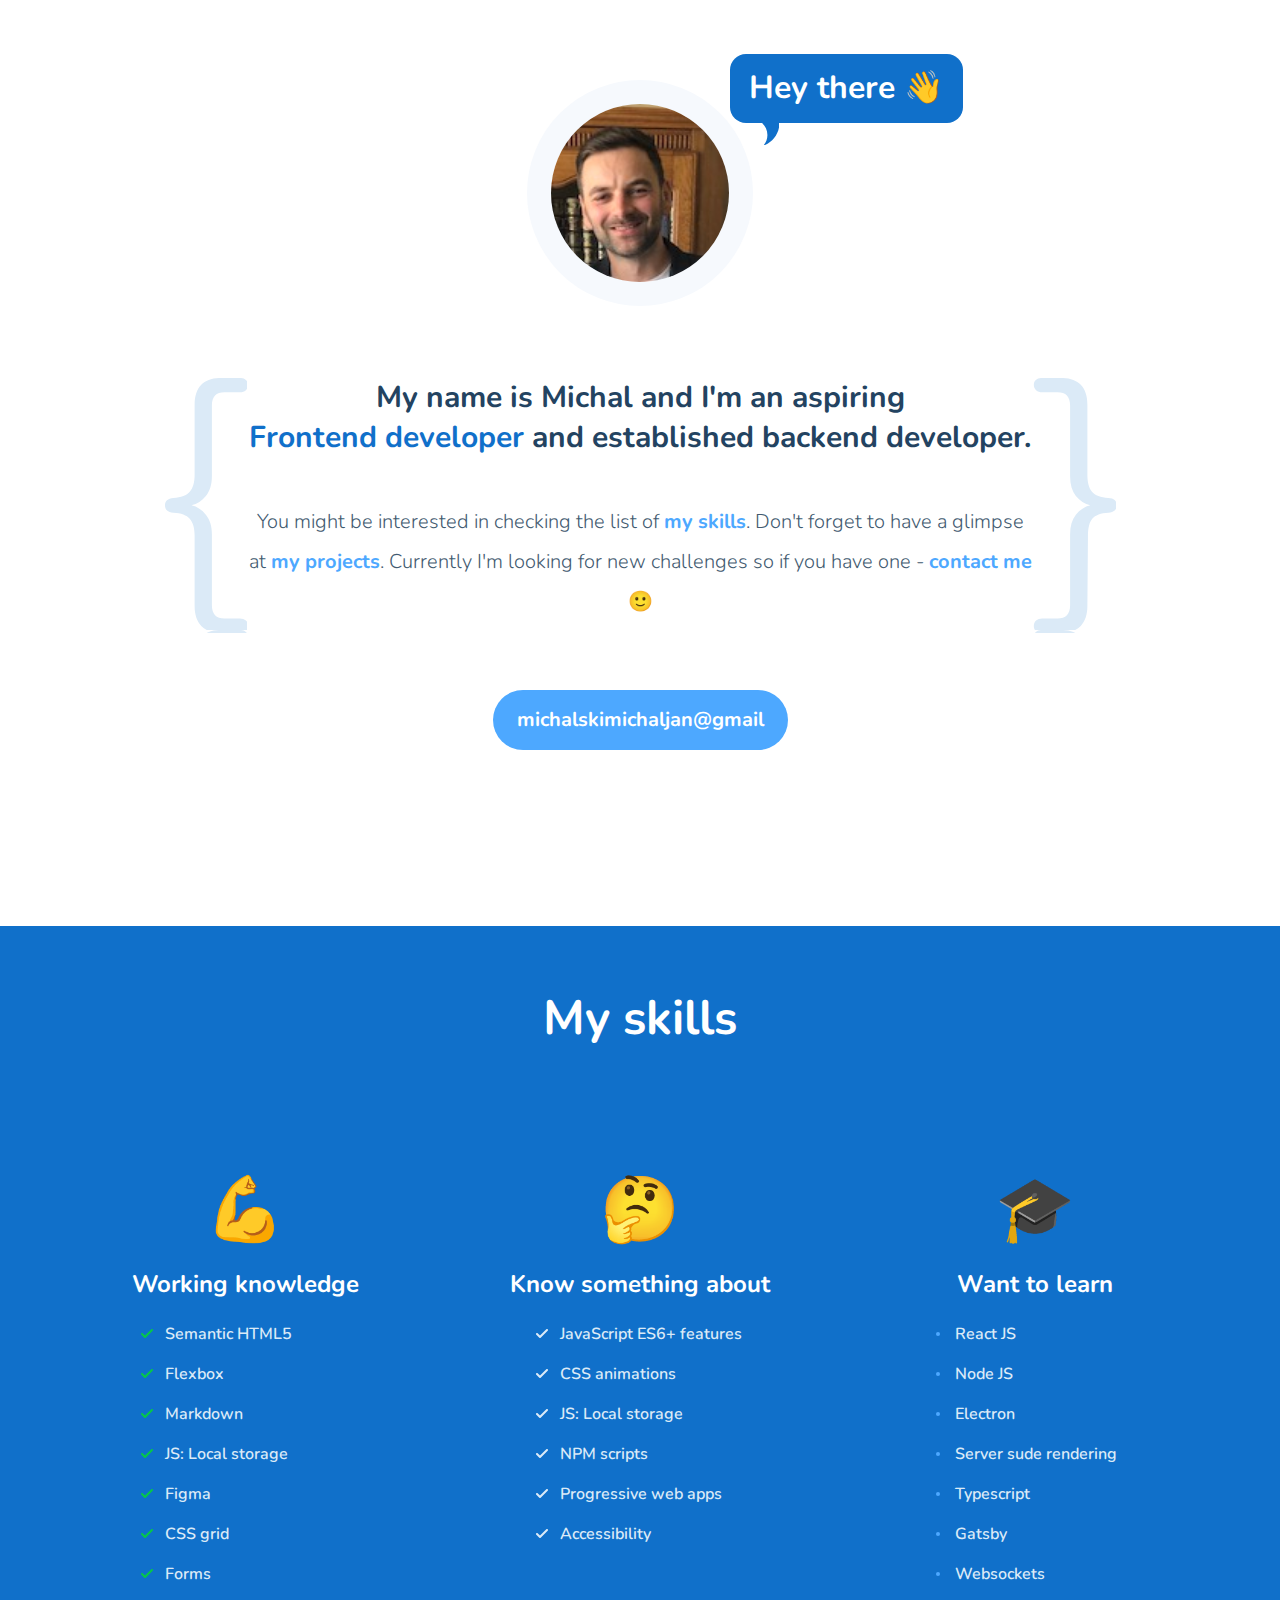
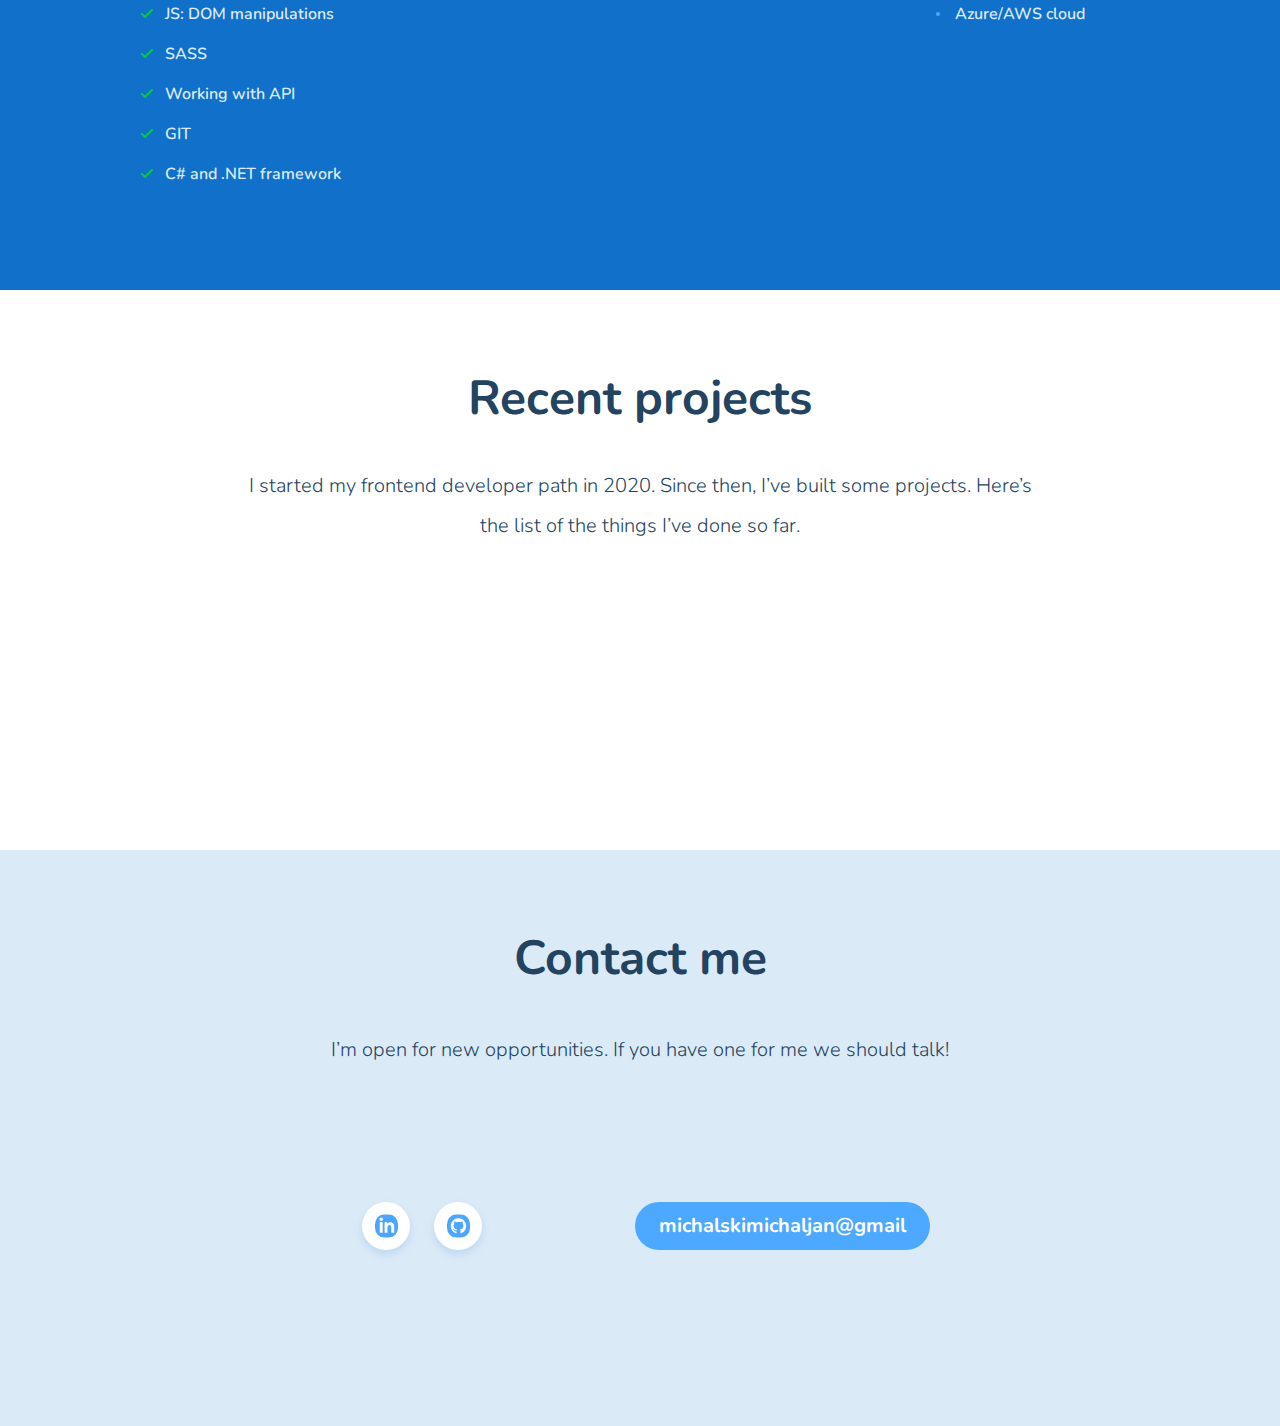
<file: index.html>
<!doctype html><html lang="en"><head><meta charset="UTF-8"/><meta name="viewport" content="width=device-width,initial-scale=1"/><title>Michal Michalski Portfolio</title><meta name="description" content="Michal Skills and projects page"/><meta property="og:description" content="Michal Skills and projects page"/><meta property="og:url" content="https://github.com/mich1990"/><link href="index.de54b501.css" rel="stylesheet"></head><body><main class="portfolio"><section class="hero"><div class="hero__image-container"><img class="hero__avatar" src="img/avatar2.a8851496.jpg" alt="Smiling Michal Michalski on a book shelf background."/> <span class="hero__bubble"><span class="hero__hello">Hey there <span class="hero__hand-animation">👋</span></span></span></div><div class="hero__description"><h1 class="hero__header">My name is Michal and I'm an aspiring <span class="hero__special">Frontend developer</span> and established backend developer.</h1><p class="hero__paragraph">You might be interested in checking the list of <a href="#skills" class="hero__page-links">my skills</a>. Don't forget to have a glimpse at <a href="#projects" class="hero__page-links">my projects</a>. Currently I'm looking for new challenges so if you have one - <a href="#contact" class="hero__page-links">contact me</a> 🙂</p><a class="hero__email" href="mailto:michalskimichaljan@gmail.com">michalskimichaljan@gmail</a></div></section><section id="skills" class="skills"><h2 class="skills__header">My skills</h2><div class="skills__columns"><article class="skills-section"><span class="skills-section__emoji">💪</span><h3 class="skills-section__header">Working knowledge</h3><ul class="skills-list"><li class="skills-list__item">Semantic HTML5</li><li class="skills-list__item">Flexbox</li><li class="skills-list__item">Markdown</li><li class="skills-list__item">JS: Local storage</li><li class="skills-list__item">Figma</li><li class="skills-list__item">CSS grid</li><li class="skills-list__item">Forms</li><li class="skills-list__item">JS: DOM manipulations</li><li class="skills-list__item">SASS</li><li class="skills-list__item">Working with API</li><li class="skills-list__item">GIT</li><li class="skills-list__item">C# and .NET framework</li></ul></article><article class="skills-section"><span class="skills-section__emoji">🤔</span><h3 class="skills-section__header">Know something about</h3><ul class="skills-list skills-list--blue"><li class="skills-list__item">JavaScript ES6+ features</li><li class="skills-list__item">CSS animations</li><li class="skills-list__item">JS: Local storage</li><li class="skills-list__item">NPM scripts</li><li class="skills-list__item">Progressive web apps</li><li class="skills-list__item">Accessibility</li></ul></article><article class="skills-section"><span class="skills-section__emoji">🎓</span><h3 class="skills-section__header">Want to learn</h3><ul class="skills-list skills-list--dots"><li class="skills-list__item">React JS</li><li class="skills-list__item">Node JS</li><li class="skills-list__item">Electron</li><li class="skills-list__item">Server sude rendering</li><li class="skills-list__item">Typescript</li><li class="skills-list__item">Gatsby</li><li class="skills-list__item">Websockets</li><li class="skills-list__item">Azure/AWS cloud</li></ul></article></div></section><section id="projects" class="projects"><h2 class="projects__header">Recent projects</h2><p class="projects__paragraph">I started my frontend developer path in 2020. Since then, I’ve built some projects. Here’s the list of the things I’ve done so far.</p><div class="projects-grid projects-grid--js"></div></section><section id="contact" class="contact"><h2 class="contact__header">Contact me</h2><p class="contact__paragraph">I’m open for new opportunities. If you have one for me we should talk!</p><div class="contact__links"><ul class="socials"><li class="socials__item"><a class="socials__link" href="https://uk.linkedin.com/in/michal-michalski-282898a1"><img class="contact__image" src="img/linkedin-3.27a3f479.svg" alt=""/></a></li><li class="socials__item"><a rel="noopener noreferrer" target="_blank" class="socials__link" href="https://github.com/mich1990?tab=repositories"><img class="contact__image" src="img/github-3.197212f0.svg" alt=""/></a></li></ul><a rel="noopener noreferrer" target="_blank" class="contact__email" href="mailto:michalskimichaljan@gmail.com">michalskimichaljan@gmail</a></div></section></main><script src="index.de54b501.js"></script></body></html>
</file>
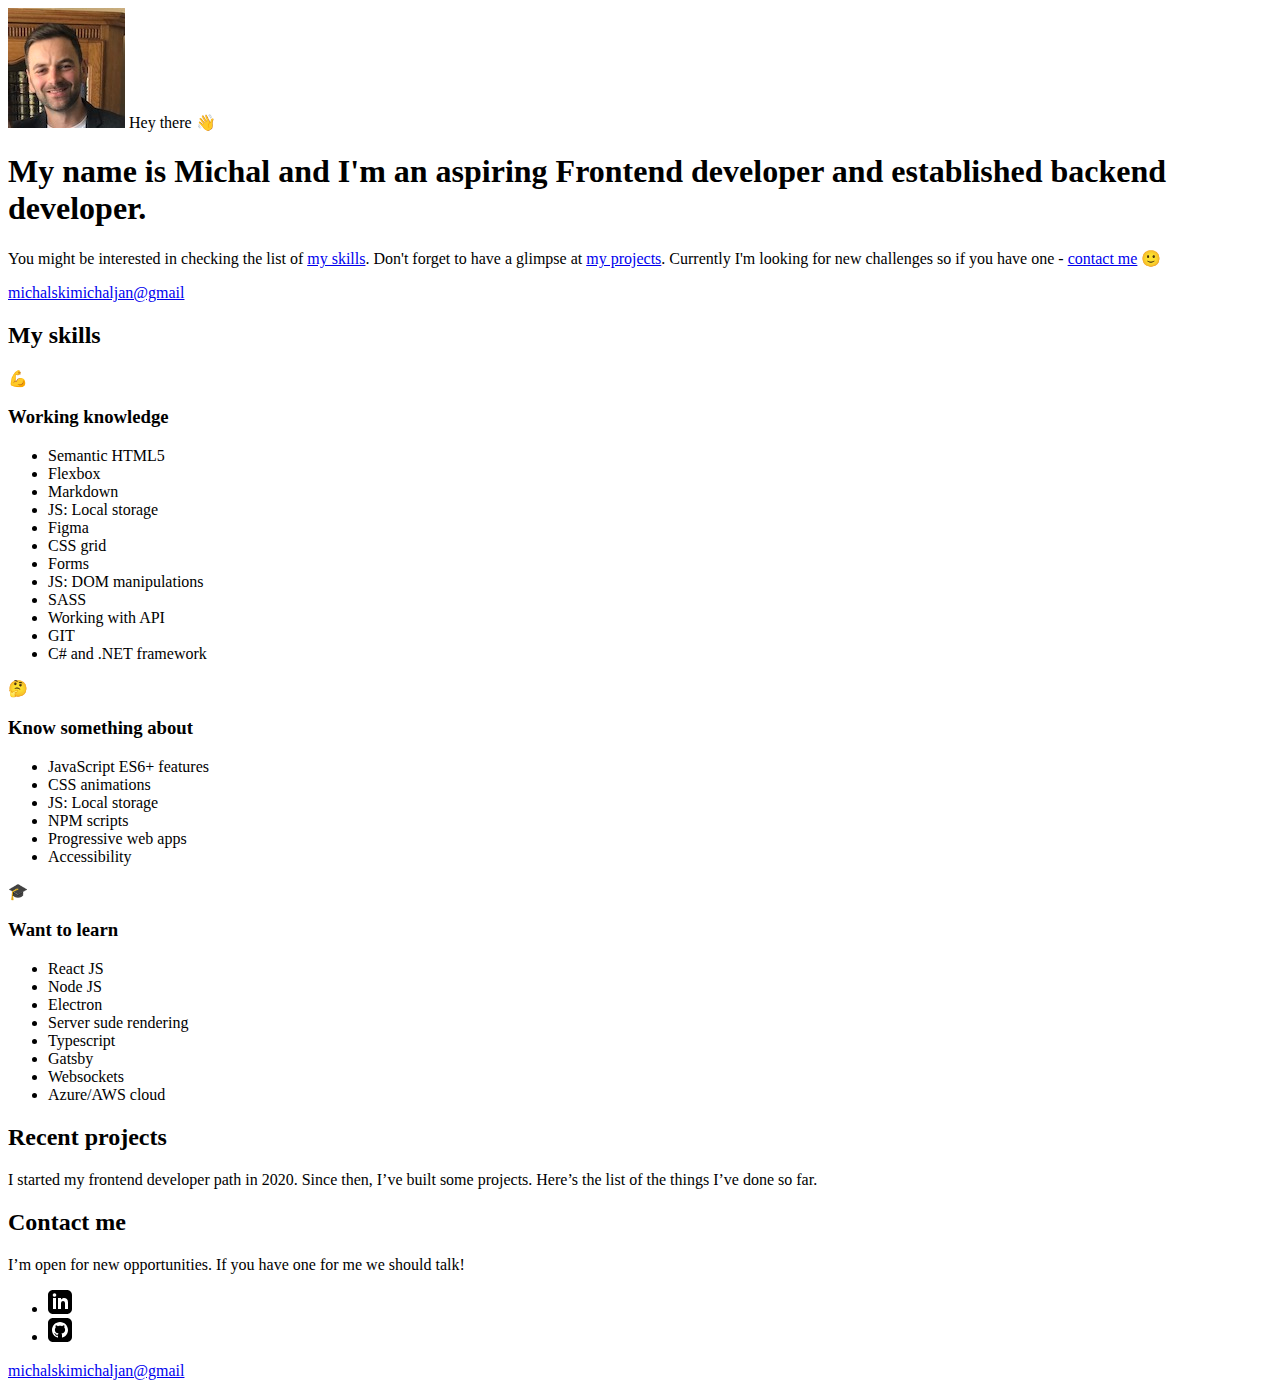
<file: src/pages/index.html>
<!DOCTYPE html>
<html lang="en">
  <head>
    <meta charset="UTF-8" />
    <meta name="viewport" content="width=device-width, initial-scale=1.0" />
    <title>Michal Michalski Portfolio</title>
    <!-- Title -->
    <meta name="description" content="Michal Skills and projects page" />
    <!-- Optional description -->
    <meta property="og:description" content="Michal Skills and projects page" />
    <!-- full url with http(s)  -->
    <meta property="og:url" content="https://github.com/mich1990" />
  </head>
  <body>
    <main class="portfolio">
      <section class="hero">
        <div class="hero__image-container">
          <img
            class="hero__avatar"
            src="../assets/img/avatar2.jpg"
            alt="Smiling Michal Michalski on a book shelf background."
          />
          <span class="hero__bubble"
            ><span class="hero__hello"
              >Hey there <span class="hero__hand-animation"> 👋</span></span
            ></span
          >
        </div>
        <div class="hero__description">
          <h1 class="hero__header">
            My name is Michal and I'm an aspiring
            <span class="hero__special">Frontend developer</span> and
            established backend developer.
          </h1>
          <p class="hero__paragraph">
            You might be interested in checking the list of
            <a href="#skills" class="hero__page-links">my skills</a>. Don't
            forget to have a glimpse at
            <a href="#projects" class="hero__page-links">my projects</a>.
            Currently I'm looking for new challenges so if you have one -
            <a href="#contact" class="hero__page-links">contact me</a> 🙂
          </p>
          <a class="hero__email" href="mailto:michalskimichaljan@gmail.com"
            >michalskimichaljan@gmail</a
          >
        </div>
      </section>
      <section id="skills" class="skills">
        <h2 class="skills__header">My skills</h2>
        <div class="skills__columns">
          <article class="skills-section">
            <span class="skills-section__emoji">💪</span>
            <h3 class="skills-section__header">Working knowledge</h3>
            <ul class="skills-list">
              <li class="skills-list__item">Semantic HTML5</li>
              <li class="skills-list__item">Flexbox</li>
              <li class="skills-list__item">Markdown</li>
              <li class="skills-list__item">JS: Local storage</li>
              <li class="skills-list__item">Figma</li>
              <li class="skills-list__item">CSS grid</li>
              <li class="skills-list__item">Forms</li>
              <li class="skills-list__item">JS: DOM manipulations</li>
              <li class="skills-list__item">SASS</li>
              <li class="skills-list__item">Working with API</li>
              <li class="skills-list__item">GIT</li>
              <li class="skills-list__item">C# and .NET framework</li>
            </ul>
          </article>
          <article class="skills-section">
            <span class="skills-section__emoji">🤔</span>
            <h3 class="skills-section__header">Know something about</h3>
            <ul class="skills-list skills-list--blue">
              <li class="skills-list__item">JavaScript ES6+ features</li>
              <li class="skills-list__item">CSS animations</li>
              <li class="skills-list__item">JS: Local storage</li>
              <li class="skills-list__item">NPM scripts</li>
              <li class="skills-list__item">Progressive web apps</li>
              <li class="skills-list__item">Accessibility</li>
            </ul>
          </article>
          <article class="skills-section">
            <span class="skills-section__emoji">🎓</span>
            <h3 class="skills-section__header">Want to learn</h3>
            <ul class="skills-list skills-list--dots">
              <li class="skills-list__item">React JS</li>
              <li class="skills-list__item">Node JS</li>
              <li class="skills-list__item">Electron</li>
              <li class="skills-list__item">Server sude rendering</li>
              <li class="skills-list__item">Typescript</li>
              <li class="skills-list__item">Gatsby</li>
              <li class="skills-list__item">Websockets</li>
              <li class="skills-list__item">Azure/AWS cloud</li>
            </ul>
          </article>
        </div>
      </section>
      <section id="projects" class="projects">
        <h2 class="projects__header">Recent projects</h2>
        <p class="projects__paragraph">
          I started my frontend developer path in 2020. Since then, I’ve built
          some projects. Here’s the list of the things I’ve done so far.
        </p>
        <div class="projects-grid projects-grid--js"></div>
      </section>
      <section id="contact" class="contact">
        <h2 class="contact__header">Contact me</h2>
        <p class="contact__paragraph">
          I’m open for new opportunities. If you have one for me we should talk!
        </p>
        <div class="contact__links">
          <ul class="socials">
            <li class="socials__item">
              <a
                class="socials__link"
                href="https://uk.linkedin.com/in/michal-michalski-282898a1"
              >
                <img
                  class="contact__image"
                  src="../assets/img/linkedin-3.svg"
                  alt=""
                />
              </a>
            </li>
            <li class="socials__item">
              <a
              rel="noopener noreferrer"
                target="_blank"
                class="socials__link"
                href="https://github.com/mich1990?tab=repositories"
              >
                <img
                  class="contact__image"
                  src="../assets/img/github-3.svg"
                  alt=""
                />
              </a>
            </li>
          </ul>

          <a
            rel="noopener noreferrer"
            target="_blank"
            class="contact__email"
            href="mailto:michalskimichaljan@gmail.com"
            >michalskimichaljan@gmail</a
          >
        </div>
      </section>
    </main>
  </body>
</html>
</file>
<file: index.de54b501.css>
@import url(https://fonts.googleapis.com/css2?family=Nunito:wght@300;600;700&family=Roboto+Mono&display=swap);
/*! normalize.css v8.0.1 | MIT License | github.com/necolas/normalize.css */html{line-height:1.15;-webkit-text-size-adjust:100%}body{margin:0}main{display:block}h1{font-size:2em;margin:.67em 0}hr{box-sizing:content-box;height:0;overflow:visible}pre{font-family:monospace,monospace;font-size:1em}a{background-color:transparent}abbr[title]{border-bottom:none;text-decoration:underline;text-decoration:underline dotted}b,strong{font-weight:bolder}code,kbd,samp{font-family:monospace,monospace;font-size:1em}small{font-size:80%}sub,sup{font-size:75%;line-height:0;position:relative;vertical-align:baseline}sub{bottom:-.25em}sup{top:-.5em}img{border-style:none}button,input,optgroup,select,textarea{font-family:inherit;font-size:100%;line-height:1.15;margin:0}button,input{overflow:visible}button,select{text-transform:none}[type=button],[type=reset],[type=submit],button{-webkit-appearance:button}[type=button]::-moz-focus-inner,[type=reset]::-moz-focus-inner,[type=submit]::-moz-focus-inner,button::-moz-focus-inner{border-style:none;padding:0}[type=button]:-moz-focusring,[type=reset]:-moz-focusring,[type=submit]:-moz-focusring,button:-moz-focusring{outline:1px dotted ButtonText}fieldset{padding:.35em .75em .625em}legend{box-sizing:border-box;color:inherit;display:table;max-width:100%;padding:0;white-space:normal}progress{vertical-align:baseline}textarea{overflow:auto}[type=checkbox],[type=radio]{box-sizing:border-box;padding:0}[type=number]::-webkit-inner-spin-button,[type=number]::-webkit-outer-spin-button{height:auto}[type=search]{-webkit-appearance:textfield;outline-offset:-2px}[type=search]::-webkit-search-decoration{-webkit-appearance:none}::-webkit-file-upload-button{-webkit-appearance:button;font:inherit}details{display:block}summary{display:list-item}[hidden],template{display:none}.hero{padding:64px 16px 88px;background-color:#fff;max-width:800px;margin:auto;text-align:center}@media(min-width:768px){.hero{max-width:768px;margin:0 auto}}@media(min-width:960px){.hero{max-width:982px;padding:0;margin:80px auto 176px}}.hero__avatar{box-sizing:content-box;border-radius:50%;border:16px solid #f6f9fd;width:96px;height:96px}@media(min-width:960px){.hero__avatar{width:178px;height:178px;border:24px solid #f6f9fd}}.hero__bubble{position:absolute;left:calc(50% + 90px);top:-26px}.hero__description{text-align:center}@media(min-width:960px){.hero__description{max-width:786px;margin:0 auto;position:relative}.hero__description:after,.hero__description:before{width:83px;height:255px;content:"";display:block;position:absolute;top:0}.hero__description:before{background:url(img/{.cde076a8.svg);right:100%}.hero__description:after{background:url(img/}.21f666ef.svg);left:100%}}.hero__email{font-weight:700;font-size:20px;line-height:40px;background-color:#4da8ff;border-radius:64px;text-decoration:none;color:#fff;padding:10px 24px;display:inline-block}.hero__image-container{display:flex;align-items:center;justify-content:center;position:relative;margin-bottom:72px}.hero__hand-animation{-webkit-animation-name:wave-animation;animation-name:wave-animation;-webkit-animation-duration:2.5s;animation-duration:2.5s;-webkit-animation-iteration-count:infinite;animation-iteration-count:infinite;transform-origin:70% 70%;display:inline-block}.hero__header{font-weight:700;line-height:32px;font-style:normal;font-size:26px;padding-bottom:24px;text-align:center}@media(min-width:960px){.hero__header{font-size:30px;line-height:40px}}.hero__hello{display:none}@media(min-width:960px){.hero__hello{background:#1070ca;color:#fff;border-radius:16px;display:block;padding:16px 19px;font-weight:700;font-size:32px;position:relative}.hero__hello:after{content:"";display:block;position:absolute;width:17px;height:22px;left:32px;top:100%;background:url(img/Speech_cloud.c1a0c04b.svg)}}.hero__page-links{-webkit-text-decoration-line:none;text-decoration-line:none;color:#4da8ff;font-weight:700;size:20px}.hero__paragraph{color:#425a70;font-weight:300;font-size:16px;line-height:32px;font-style:normal;margin-bottom:48px;text-align:center}@media(min-width:960px){.hero__paragraph{font-size:20px;line-height:40px;margin-bottom:68px}}.hero__special{color:#1070ca;white-space:nowrap}@-webkit-keyframes wave-animation{0%{transform:rotate(0deg)}10%{transform:rotate(14deg)}20%{transform:rotate(-8deg)}30%{transform:rotate(14deg)}40%{transform:rotate(-4deg)}50%{transform:rotate(10deg)}60%{transform:rotate(0deg)}to{transform:rotate(0deg)}}@keyframes wave-animation{0%{transform:rotate(0deg)}10%{transform:rotate(14deg)}20%{transform:rotate(-8deg)}30%{transform:rotate(14deg)}40%{transform:rotate(-4deg)}50%{transform:rotate(10deg)}60%{transform:rotate(0deg)}to{transform:rotate(0deg)}}.skills{background-color:#1070ca;color:#fff;text-align:center;padding:64px 16px 88px}@media(min-width:960px){.skills__columns{display:grid;grid-template-columns:1fr 1fr 1fr;max-width:1184px;margin:0 auto}}.skills__header{font-weight:700;font-size:36px;line-height:48px;margin:0 0 64px}@media(min-width:960px){.skills__header{font-size:48px;line-height:56px}}.skills-section{margin-top:64px}.skills-section__emoji{text-align:center;font-size:64px;line-height:72px;display:block}.skills-section__header{font-style:normal;font-weight:700;font-size:24px;line-height:44px;text-align:center;margin:16px 24px}.skills-list{text-align:left;color:#dbeaf7;font-style:normal;font-weight:600;font-size:16px;line-height:24px;width:288px;margin:0 auto;list-style-type:none}.skills-list__item{padding:0 0 0 24px;margin:0 0 16px;position:relative}.skills-list__item:before{position:absolute;left:0;top:7px;content:"";width:12px;height:9px;display:block;background:url(img/small-tick-green.7747dc29.svg)}.skills-list--blue .skills-list__item:before{background:url(img/small-tick-blue.a397d03e.svg)}.skills-list--dots .skills-list__item:before{width:4px;height:4px;border-radius:50%;top:10px;left:5px;background:#4da8ff}.projects{background-color:#fff;padding:64px 16px 88px}@media(min-width:960px){.projects{padding:80px 16px 176px}}.projects__header{font-size:36px;line-height:48px;color:#234361;text-align:center;margin:0 0 40px}@media(min-width:960px){.projects__header{font-size:48px;line-height:56px}}.projects__paragraph{font-weight:300;font-size:16px;line-height:32px;text-align:center;margin:0 auto 46px;max-width:786px}@media(min-width:960px){.projects__paragraph{font-size:20px;line-height:40px;margin-bottom:128px}}.project{background:#212528;border-radius:16px;overflow:hidden;color:#808082;font-family:Roboto Mono;box-shadow:0 4px 16px #000;font-size:13px;line-height:24px;font-weight:400;color:#a3a3a4}@media(min-width:960px){.project{font-size:16px;line-height:24px}}.project__circle{display:block;width:8px;height:8px;background:#464a4d;border-radius:50%;margin-right:8px}.project__content{padding:24px 16px}@media(min-width:960px){.project__content{padding:18px 58px 35px}}.project__grid{display:grid;grid-template-columns:102px 1fr;-moz-column-gap:8px;column-gap:8px;margin:0 0 8px}@media(min-width:960px){.project__grid{grid-template-columns:116px 1fr}}.project__grid--description{margin-bottom:24px}.project__label{display:block;text-align:right;color:#808082;font-weight:400}.project__link{color:#14b5d0}.project__title{font-weight:700;font-size:13px;line-height:24px;color:#fff;margin-top:24px}@media(min-width:960px){.project__title{font-size:16px;line-height:24px}}.project__window{height:40px;background:#1e1e1e;display:flex;align-items:center;padding:0 0 0 16px}.projects-grid{display:grid;-moz-column-gap:24px;column-gap:24px;row-gap:24px;max-width:1184px;margin:0 auto}@media(min-width:768px){.projects-grid{grid-template-columns:1fr 1fr}}.contact{background-color:#dbeaf7;padding:64px 16px 88px;text-align:center}@media(min-width:960px){.contact{padding:80px 16px 176px}}.contact__email{font-weight:700;font-size:20px;line-height:40px;background-color:#4da8ff;border-radius:64px;text-decoration:none;color:#fff;padding:4px 24px;display:inline-block}.contact__header{font-style:normal;font-weight:700;font-size:36px;line-height:48px;text-align:center}@media(min-width:960px){.contact__header{font-size:48px;line-height:56px;margin-top:0}}.contact__links{text-align:center}@media(min-width:960px){.contact__links{display:flex;align-items:center;justify-content:space-between;max-width:580px;margin:128px auto 0}}.contact__paragraph{font-style:normal;font-weight:300;font-size:16px;line-height:32px;text-align:center;margin-bottom:56px}@media(min-width:960px){.contact__paragraph{font-size:20px;line-height:48px}}.contact__image{border-radius:10px;-webkit-filter:invert(59%) sepia(75%) saturate(2240%) hue-rotate(186deg) brightness(101%) contrast(101%);filter:invert(59%) sepia(75%) saturate(2240%) hue-rotate(186deg) brightness(101%) contrast(101%);height:24px;width:23px}.socials{list-style-type:none;padding:0;display:flex;align-items:center;justify-content:center;margin:56px 64px}@media(min-width:960px){.socials{margin:0}}.socials__item{margin:0 12px}.socials__link{height:48px;width:48px;padding:0;display:flex;align-items:center;justify-content:center;background-color:#fff;border-radius:50%;box-shadow:0 4px 8px rgba(16,112,202,.15)}html{box-sizing:border-box;scroll-behavior:smooth}*,:after,:before{box-sizing:inherit}body{font-family:Nunito;color:#234361}
</file>
